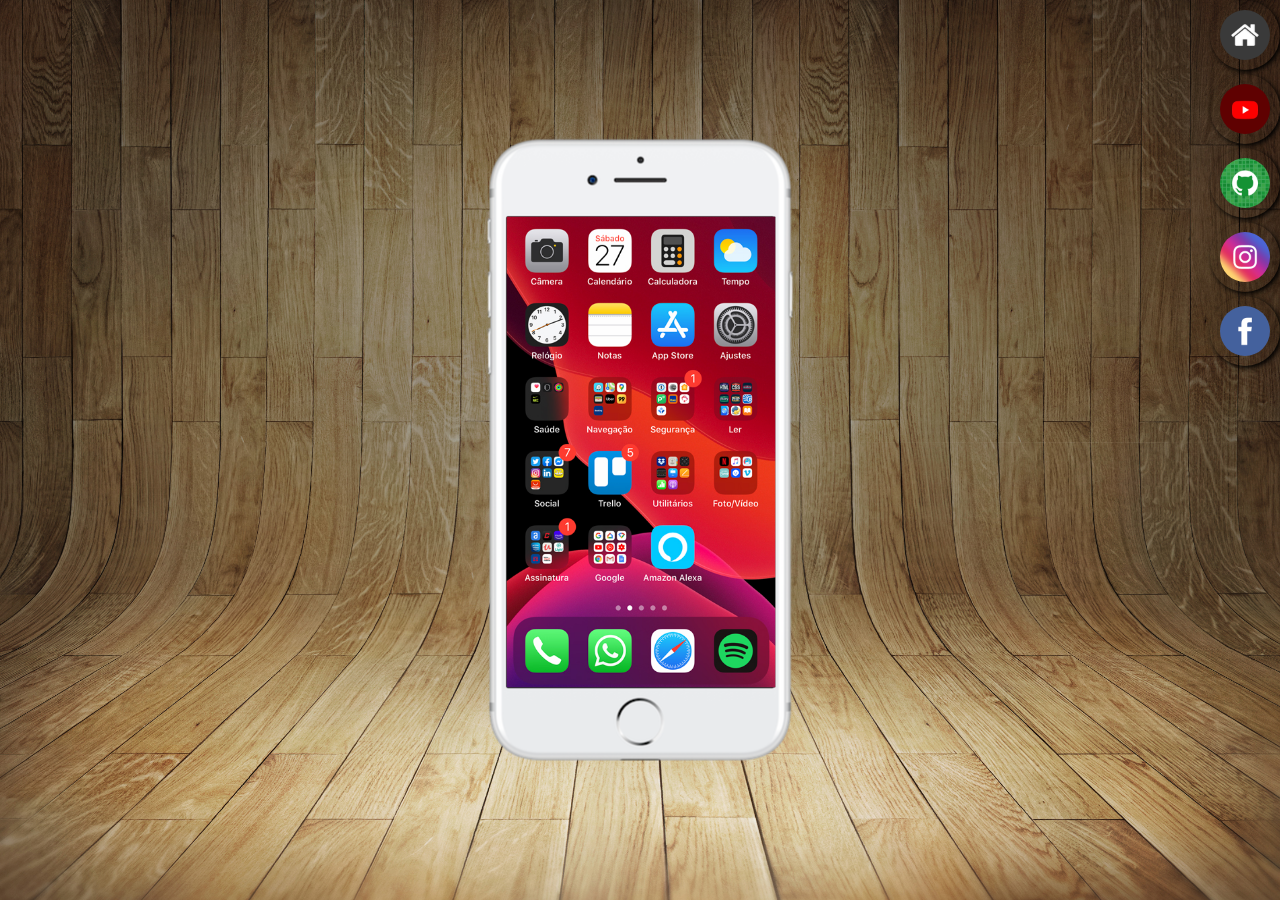
<file: index.html>
<!DOCTYPE html>
<html lang="pt-br">
<head>
    <meta charset="UTF-8">
    <meta name="viewport" content="width=device-width, initial-scale=1.0">
    <link rel="shortcut icon" href="favicon.ico" type="image/x-icon">
    <link rel="stylesheet" href="estilos/style.css">
    <title>Projeto Redes Sociais</title>
</head>
<body>
    <main>
  <section id="telefone">
    <iframe src="home.html" name="tela" id="tela" frameborder="0"></iframe>

  </section>

  <section id="Redes">
     <a href="home.html" target="tela"><img src="imagens/logo-home.jpg" alt="home"></a><br>
     <a href="youtube.html" target="tela"><img src="imagens/logo-youtube.jpg" alt="youtube"></a><br>
     <a href="github.html" target="tela"><img src="imagens/logo-github.jpg" alt="github"></a><br>
     <a href="instagran.html" target="tela"><img src="imagens/logo-instagram.jpg" alt="instagram"></a><br>
     
     <a href="facebook.html" target="tela"><img src="imagens/logo-facebook.jpg" alt="facebook"></a><br>
  </section>
    </main>
</body>
</html>
</file>
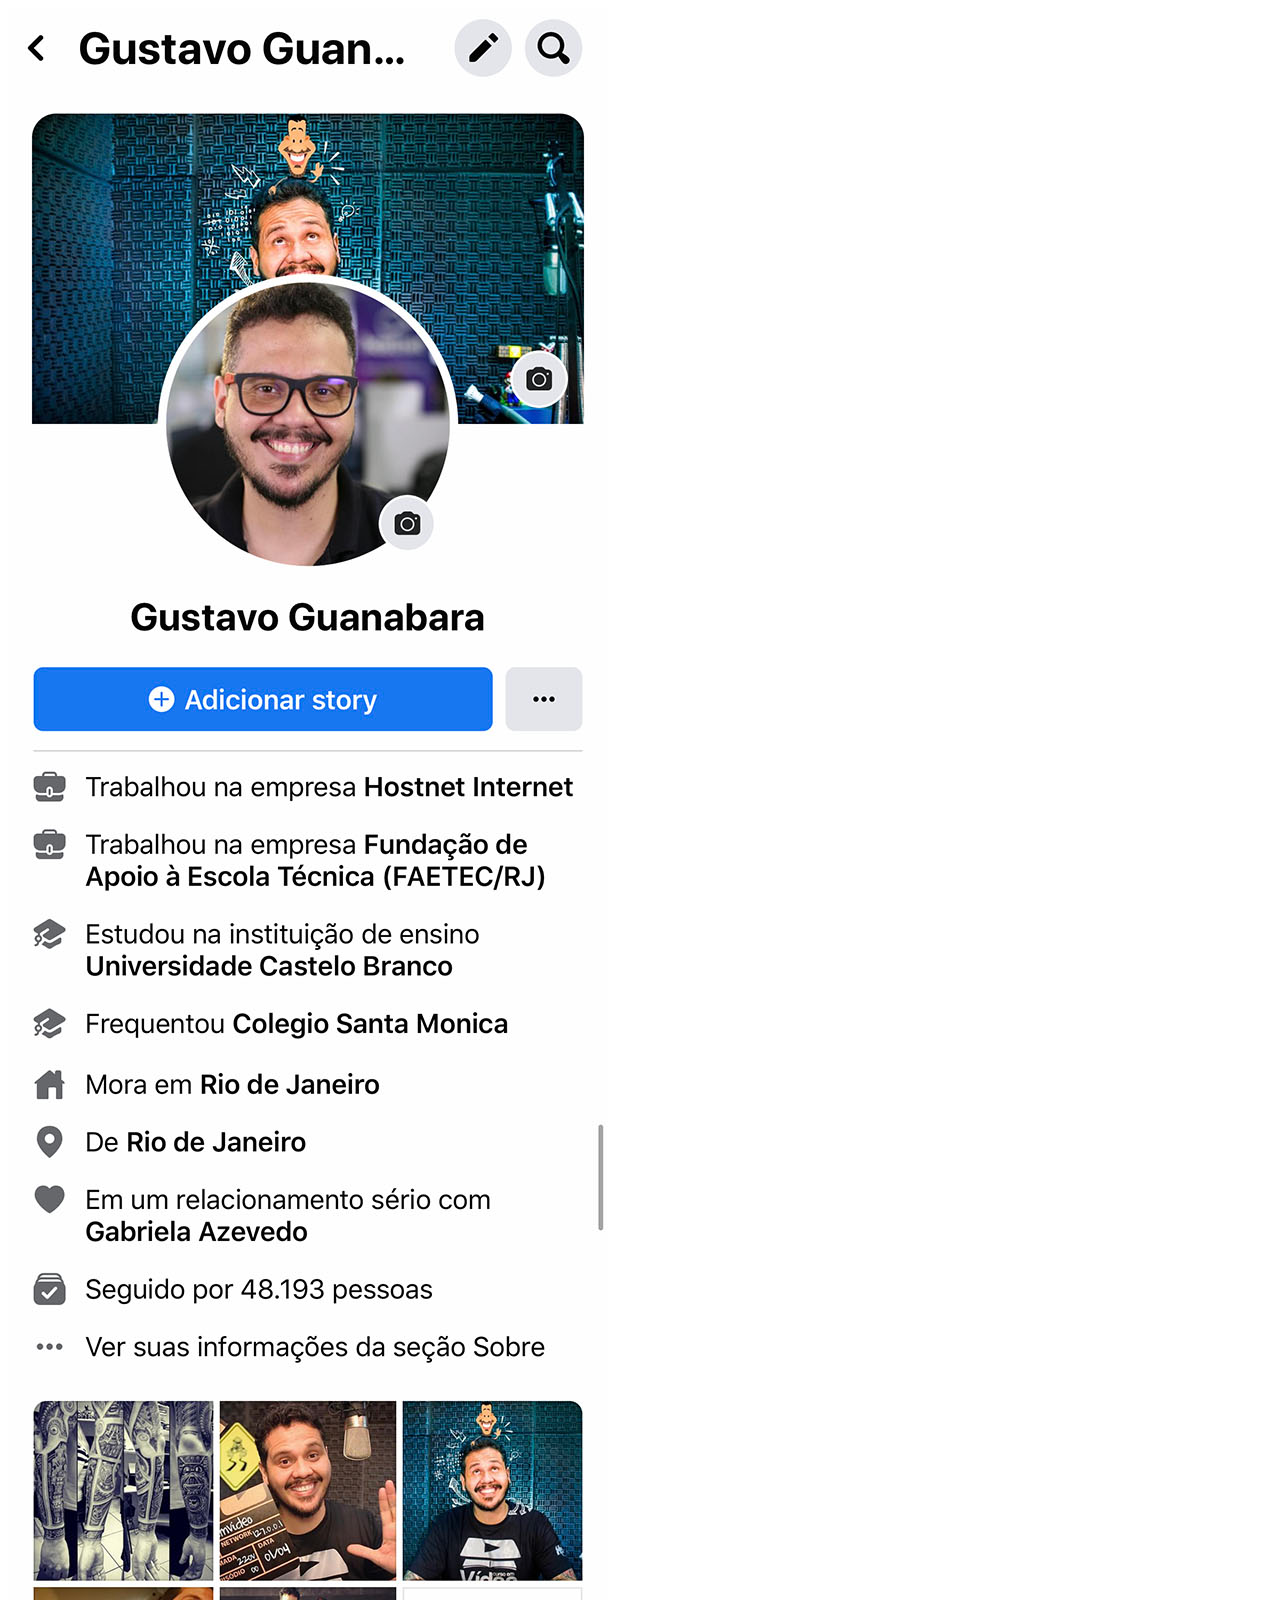
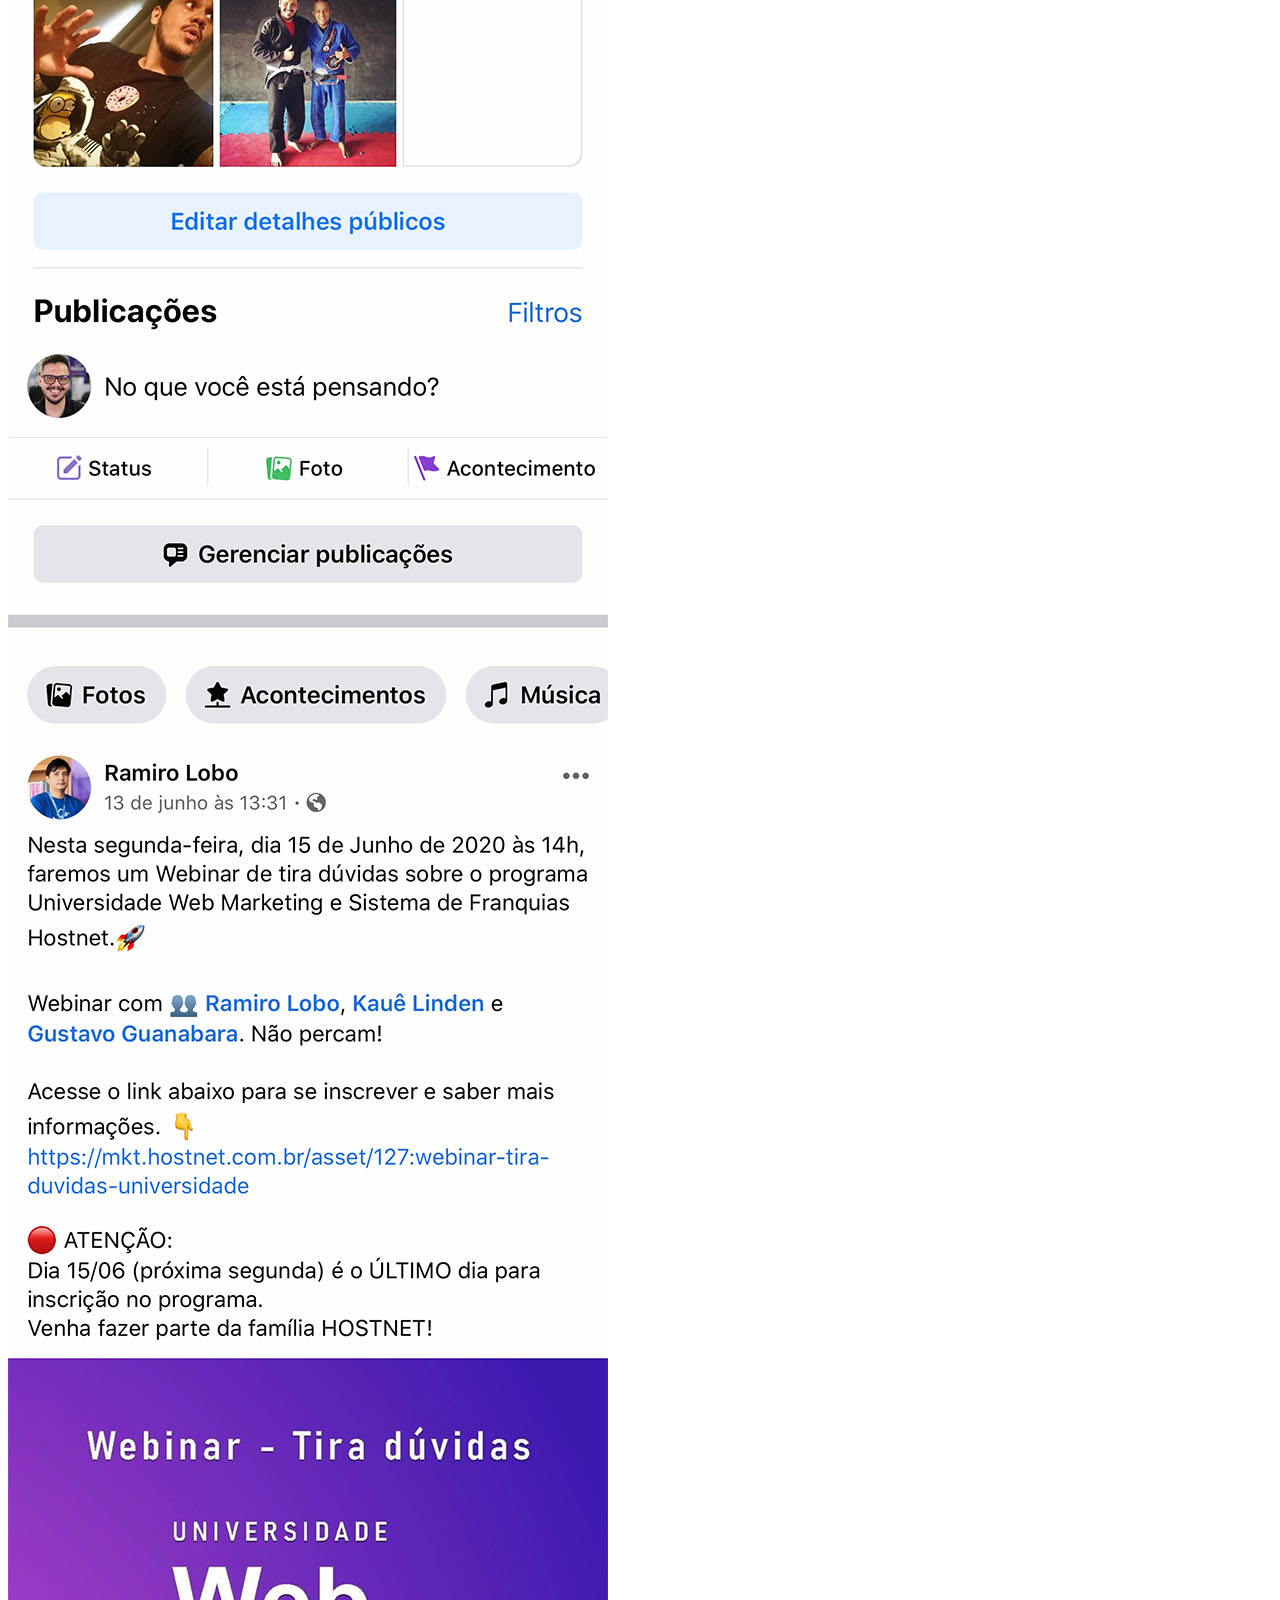
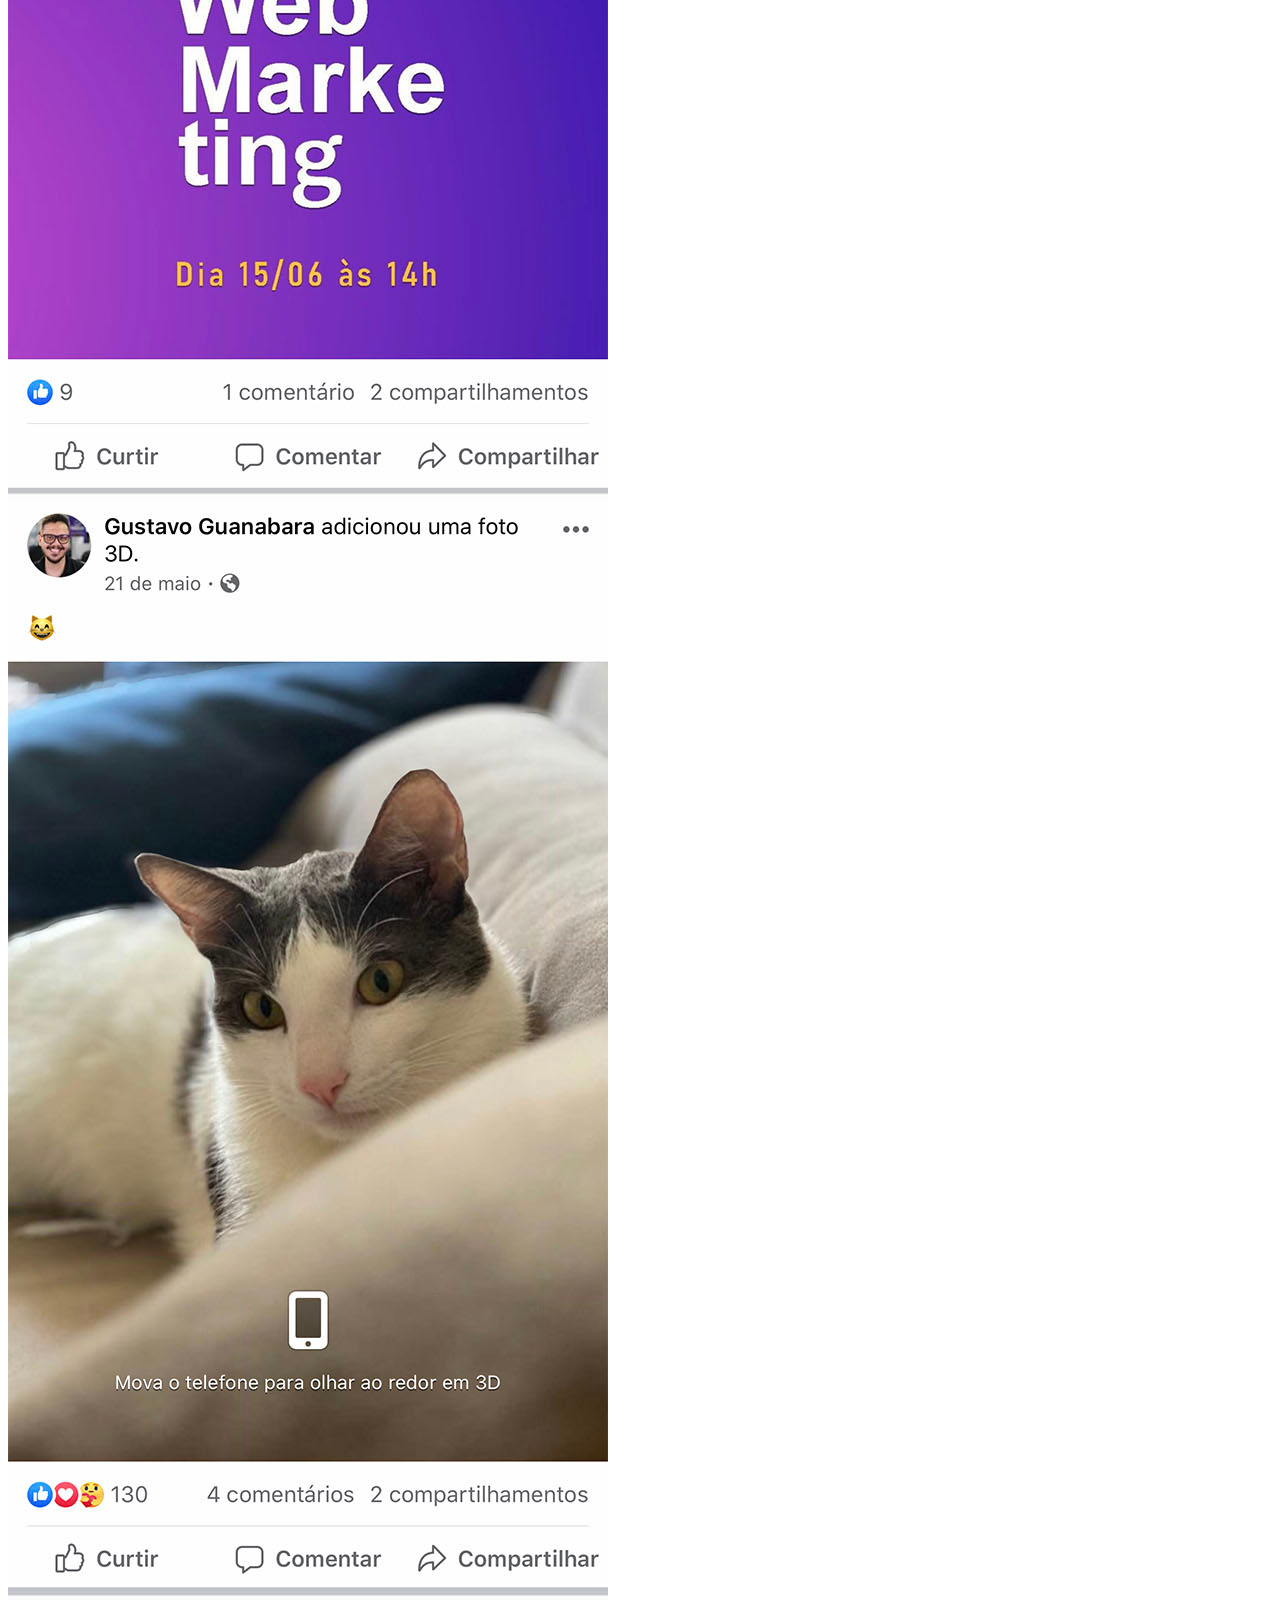
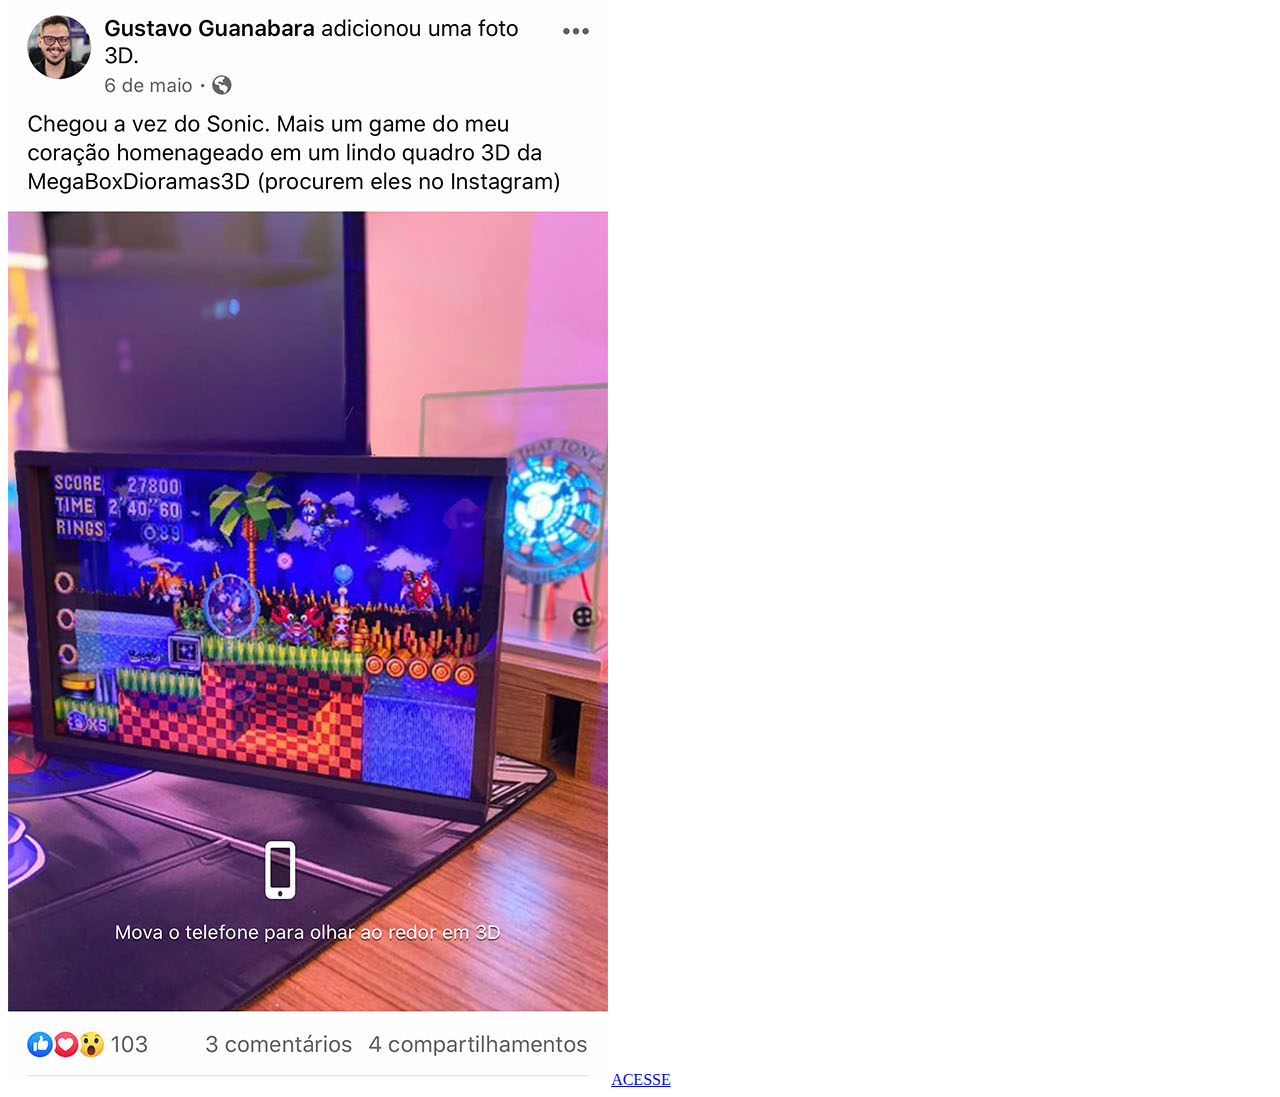
<file: facebook.html>
<!DOCTYPE html>
<html lang="pt-br">
<head>
    <meta charset="UTF-8">
    <meta name="viewport" content="width=device-width, initial-scale=1.0">
    <title>facebook</title>
</head>
<body>
    <img src="imagens/tela-facebook.jpg" alt="facebook">
    <a href="https://www.facebook.com/?locale=pt_PT" target="_blank">ACESSE</a>
</body>
</html>
</file>
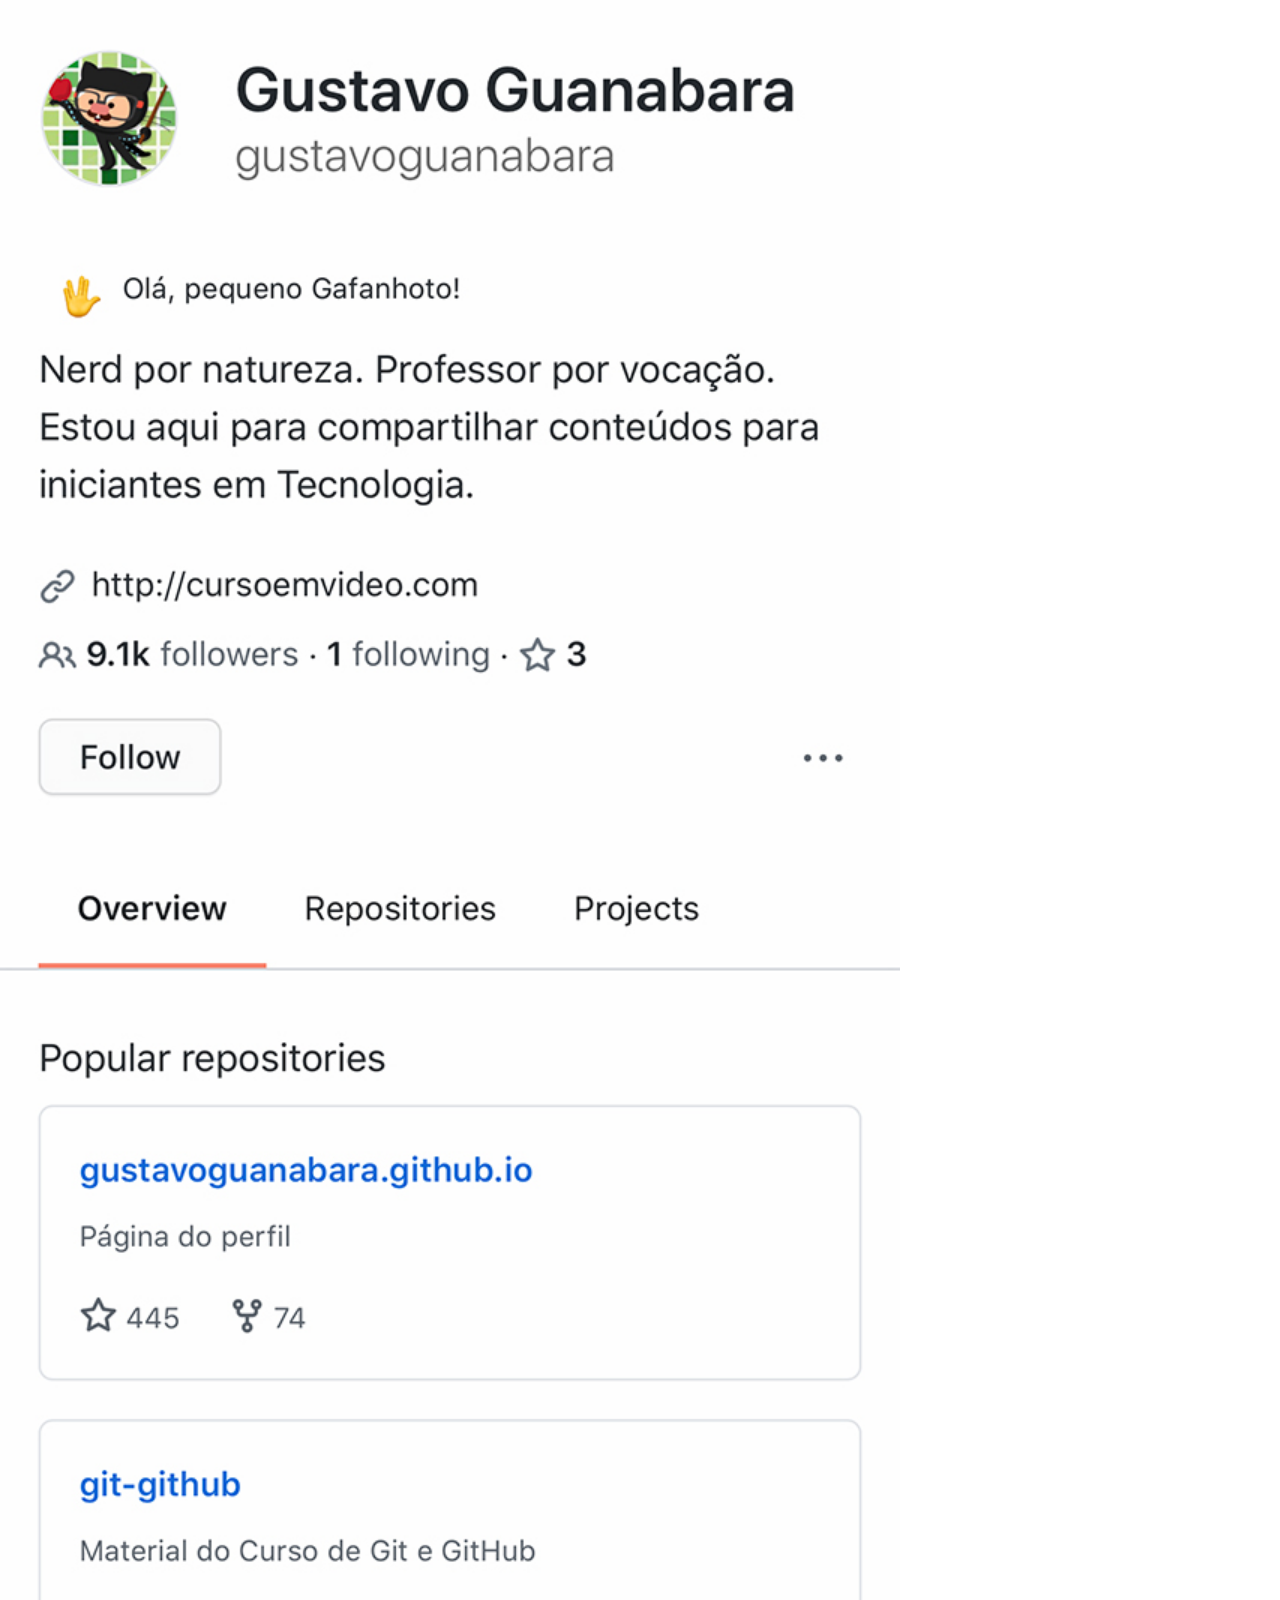
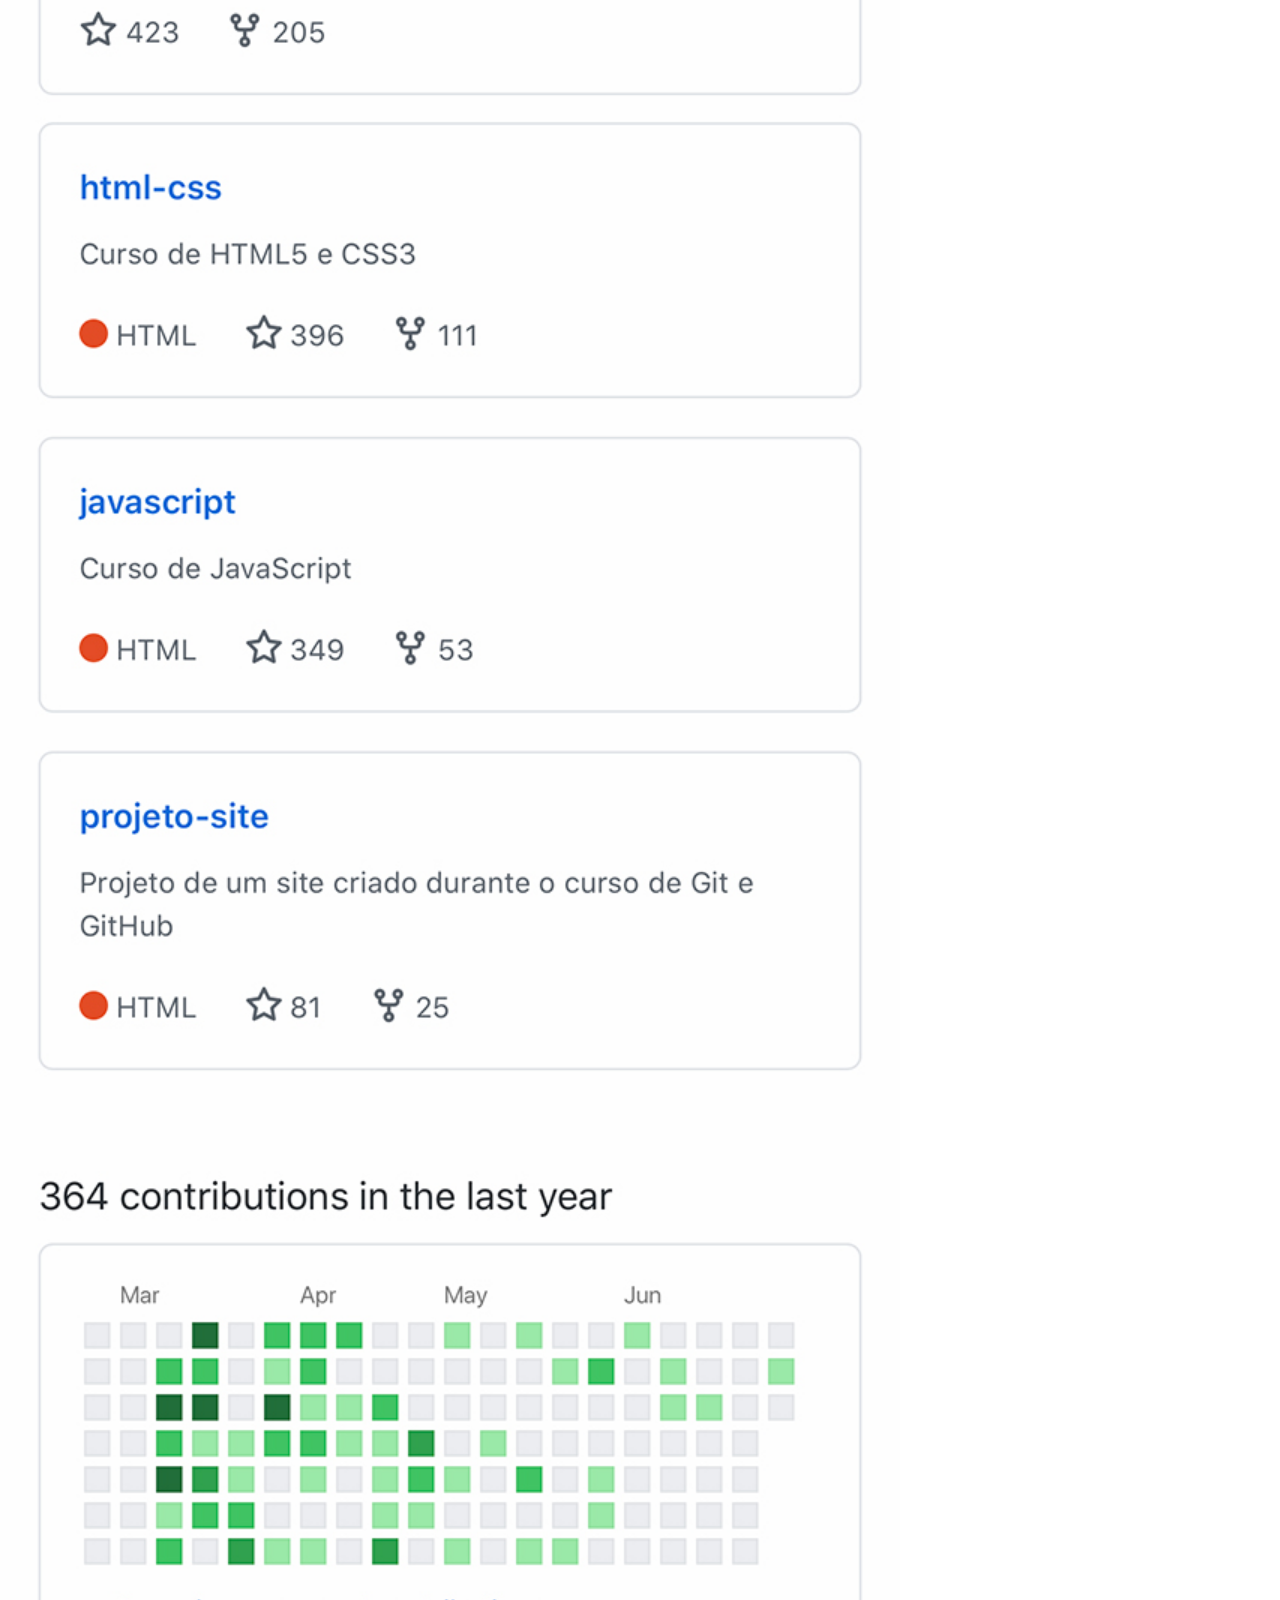
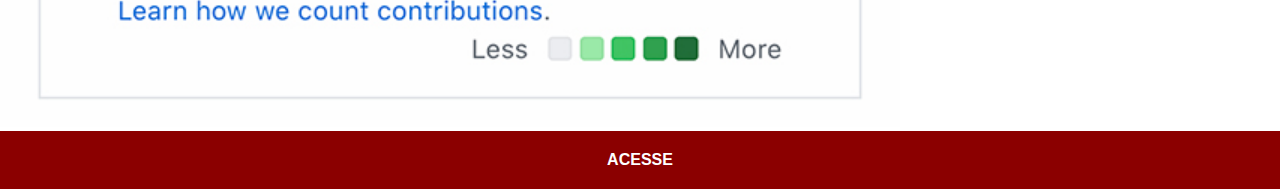
<file: github.html>
<!DOCTYPE html>
<html lang="pt-br">
<head>
    <meta charset="UTF-8">
    <meta name="viewport" content="width=device-width, initial-scale=1.0">
    <title>github</title>
    <link rel="stylesheet" href="estilos/social.css">
</head>
<body>
    <img src="imagens/tela-github.jpg" alt="github">
     <a href="https://github.com/Magnum2029" target="_blank">ACESSE</a>
</body>
</html>
</file>
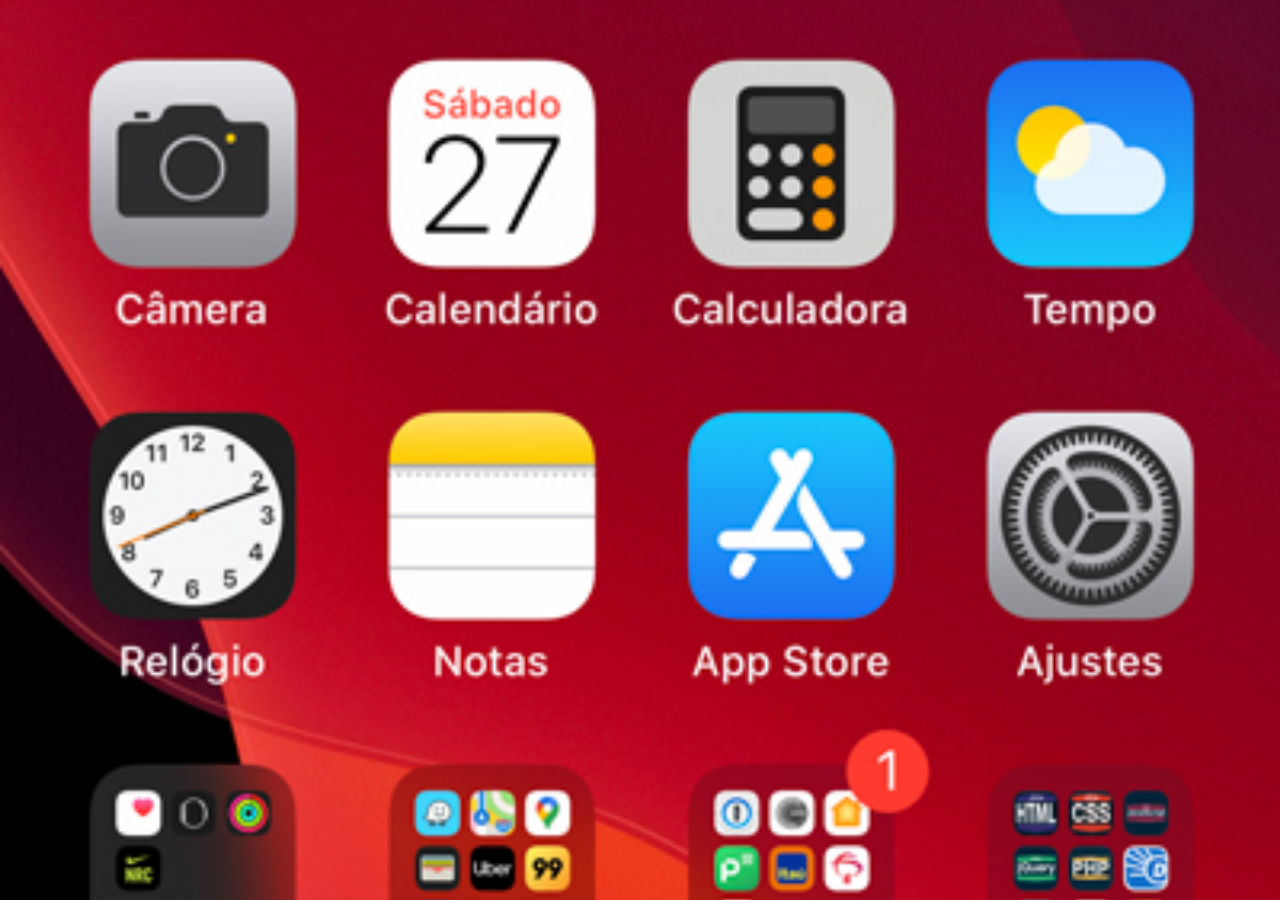
<file: home.html>
<!DOCTYPE html>
<html lang="pt-br">
<head>
    <meta charset="UTF-8">
    <meta name="viewport" content="width=device-width, initial-scale=1.0">
    <title>home</title>
    <style>
        *{
            margin: 0px;
            padding: 0px;
        }

        body{
            width: 100vw;
            height: 100vh;
            background: black url('imagens/tela-home.jpg') no-repeat top center;
            background-size: cover;
        }
    </style>
</head>
<body>
    
</body>
</html>
</file>
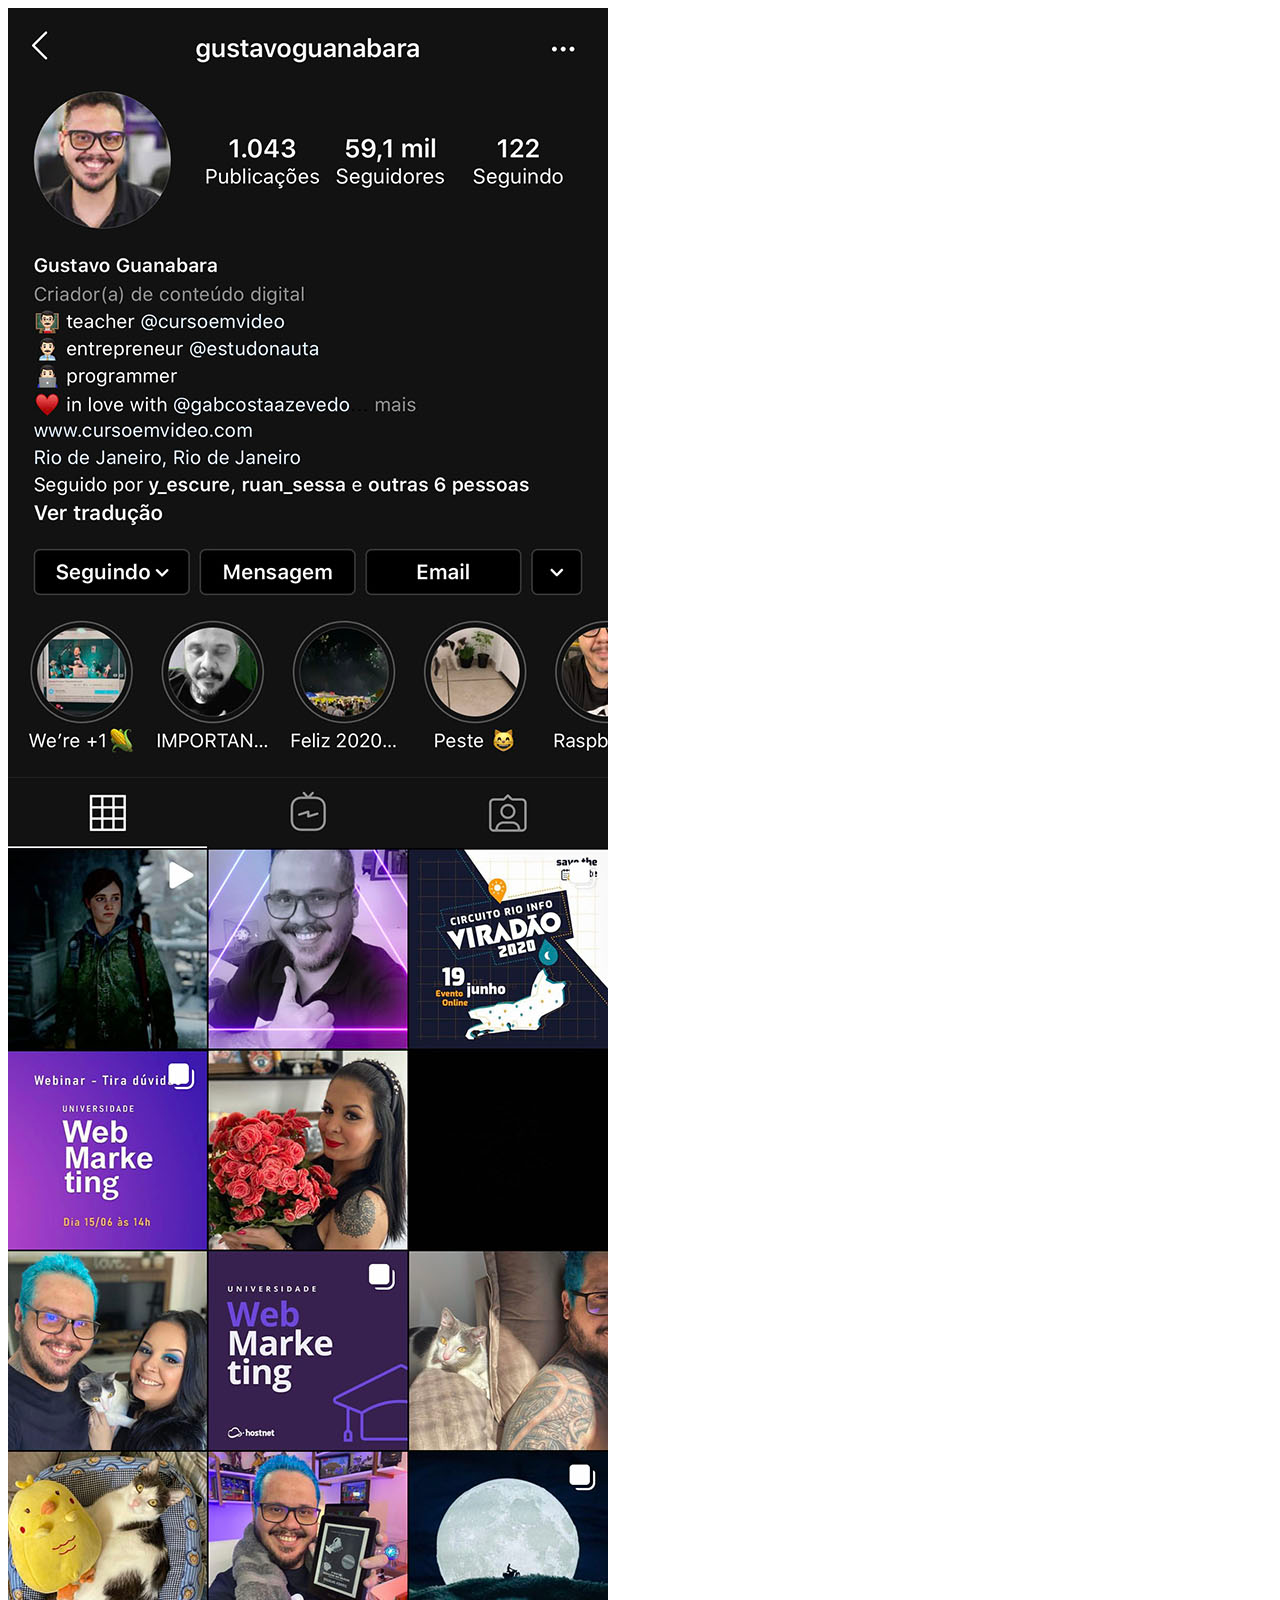
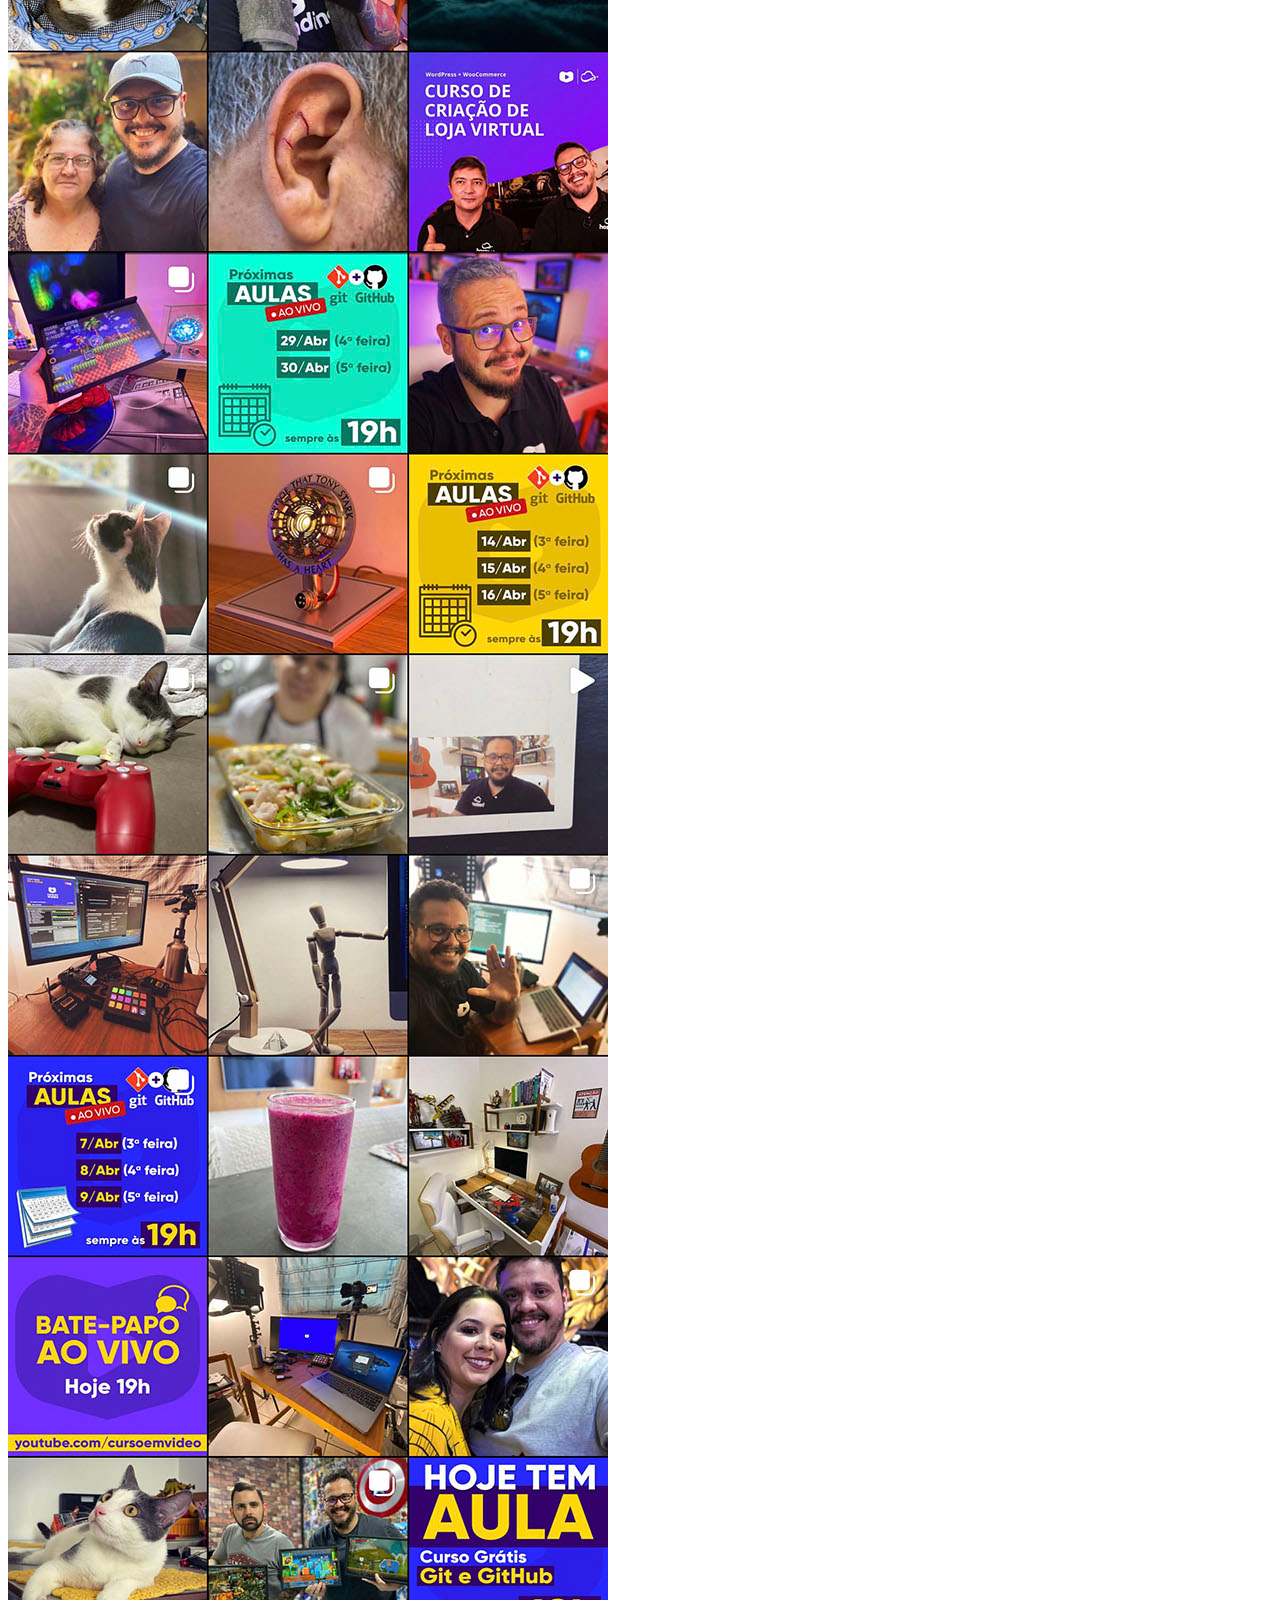
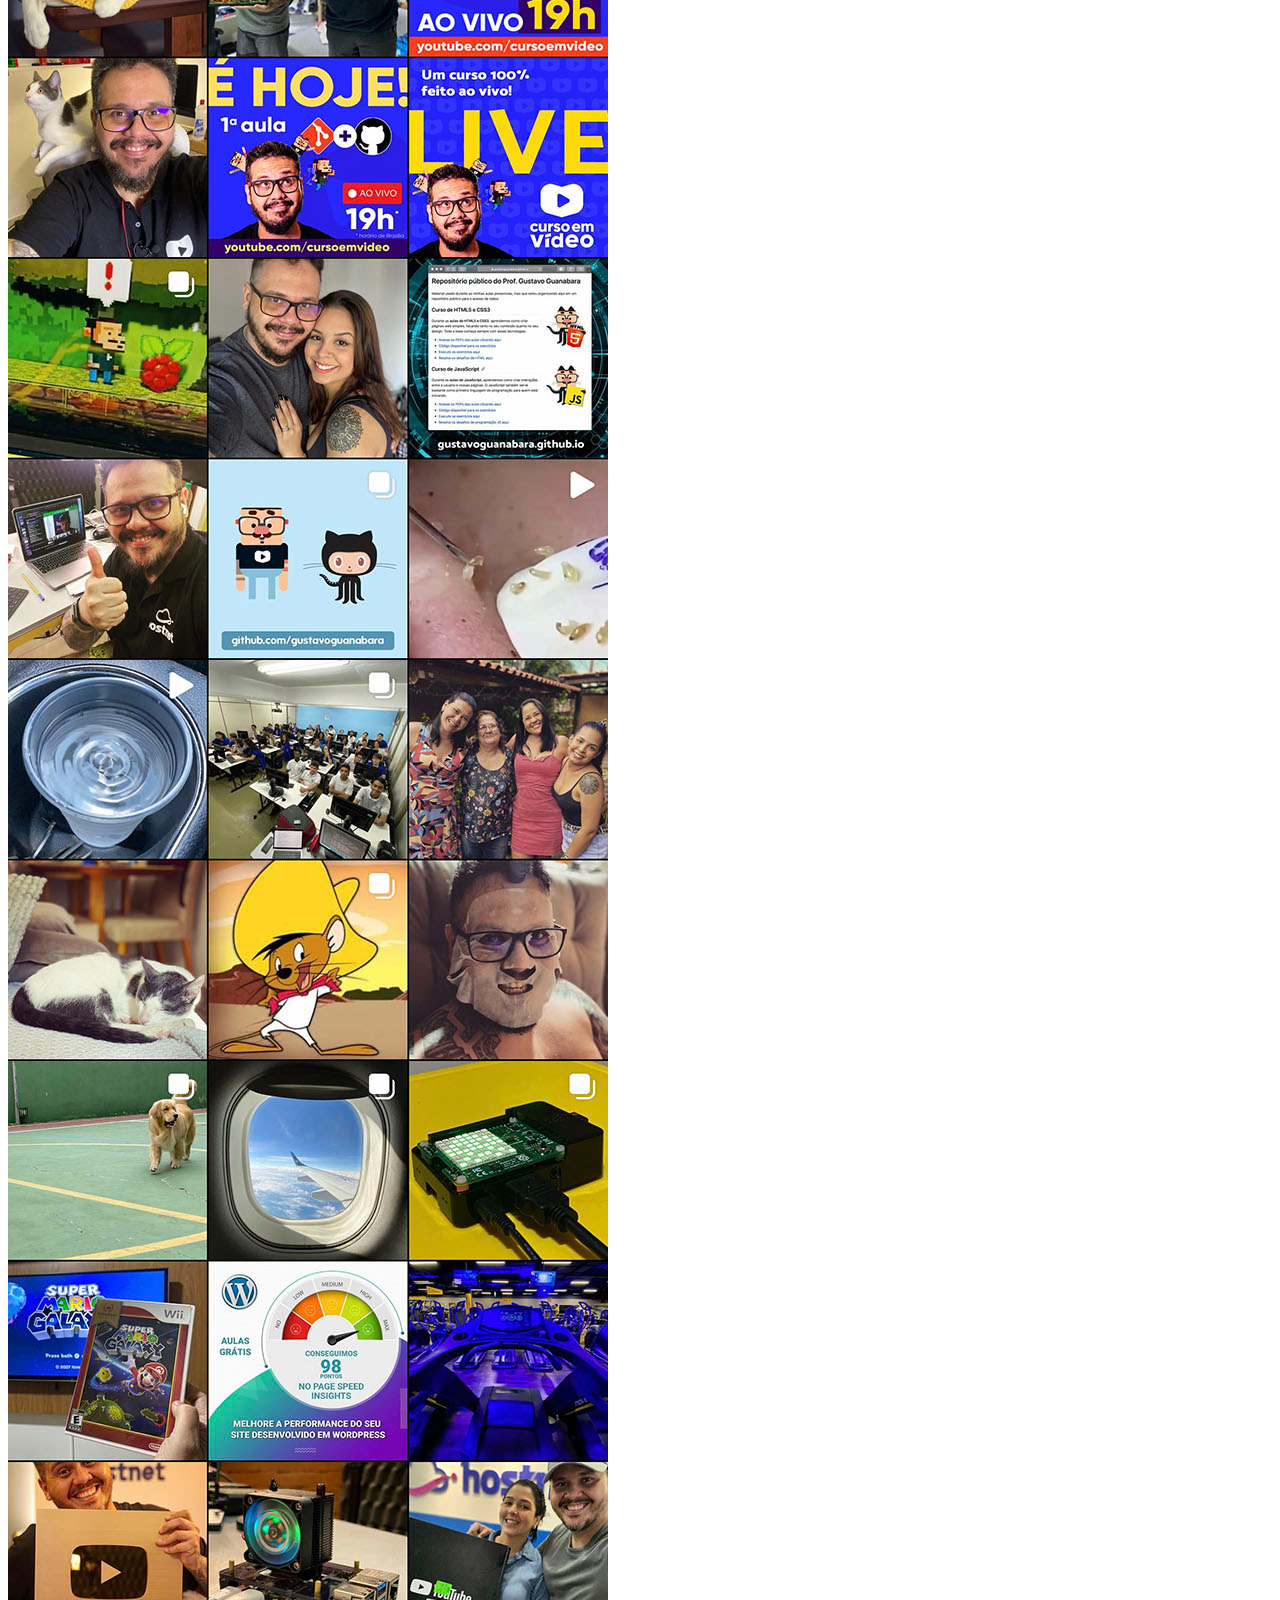
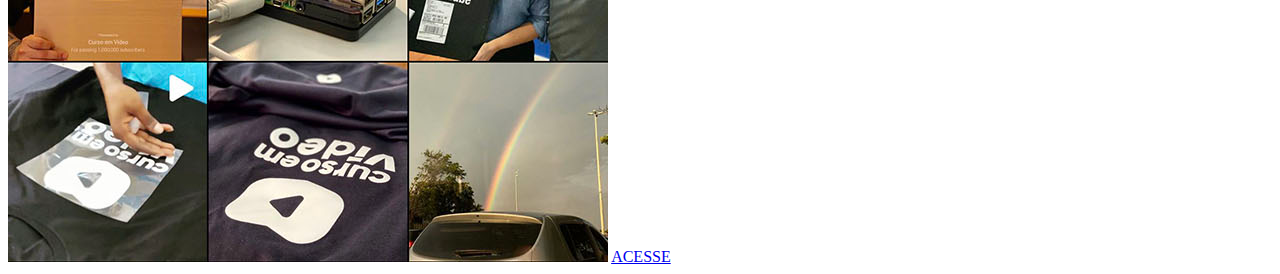
<file: instagran.html>
<!DOCTYPE html>
<html lang="pt-br">
<head>
    <meta charset="UTF-8">
    <meta name="viewport" content="width=device-width, initial-scale=1.0">
    <title>instagram</title>
</head>
<body>
    <img src="imagens/tela-instagram.jpg" alt="instagram">
    <a href="https://www.instagram.com/magnumdeoliveirasantos/" target="_blank">ACESSE</a>
</body>
</html>
</file>
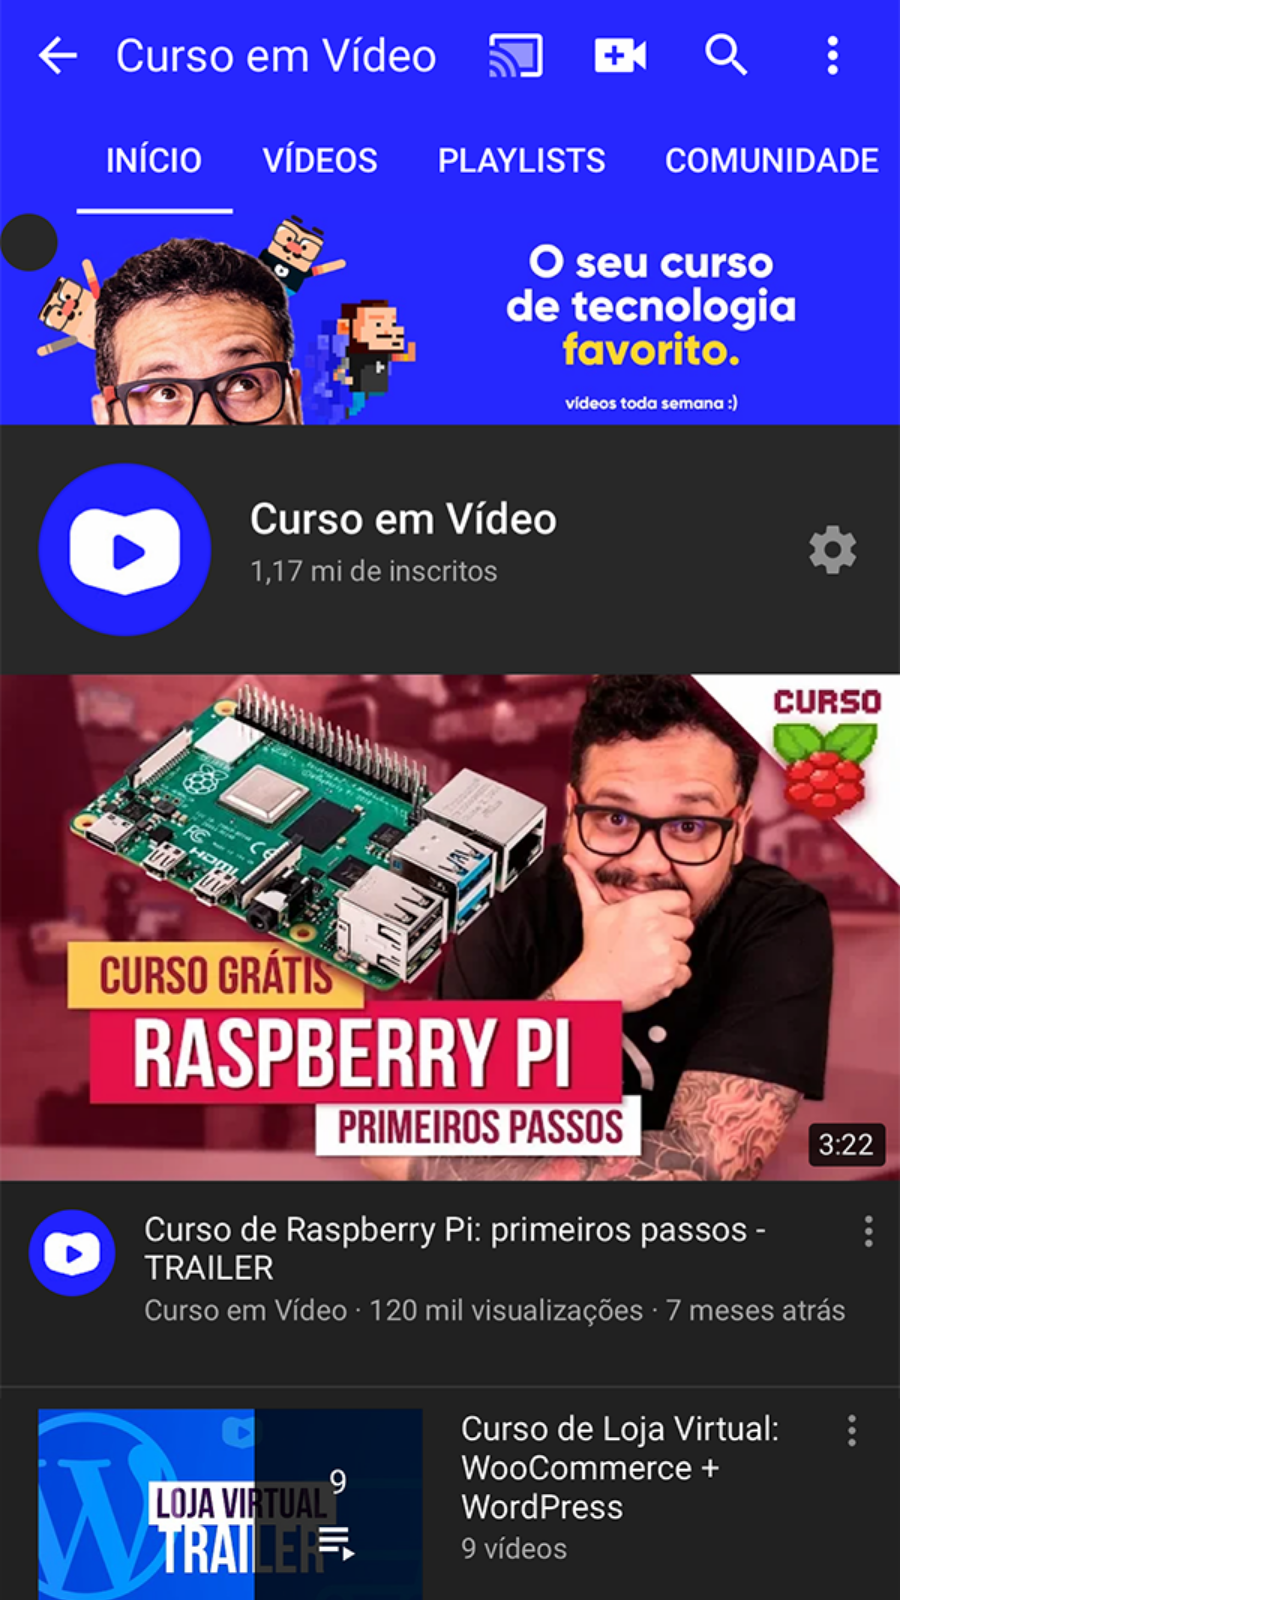
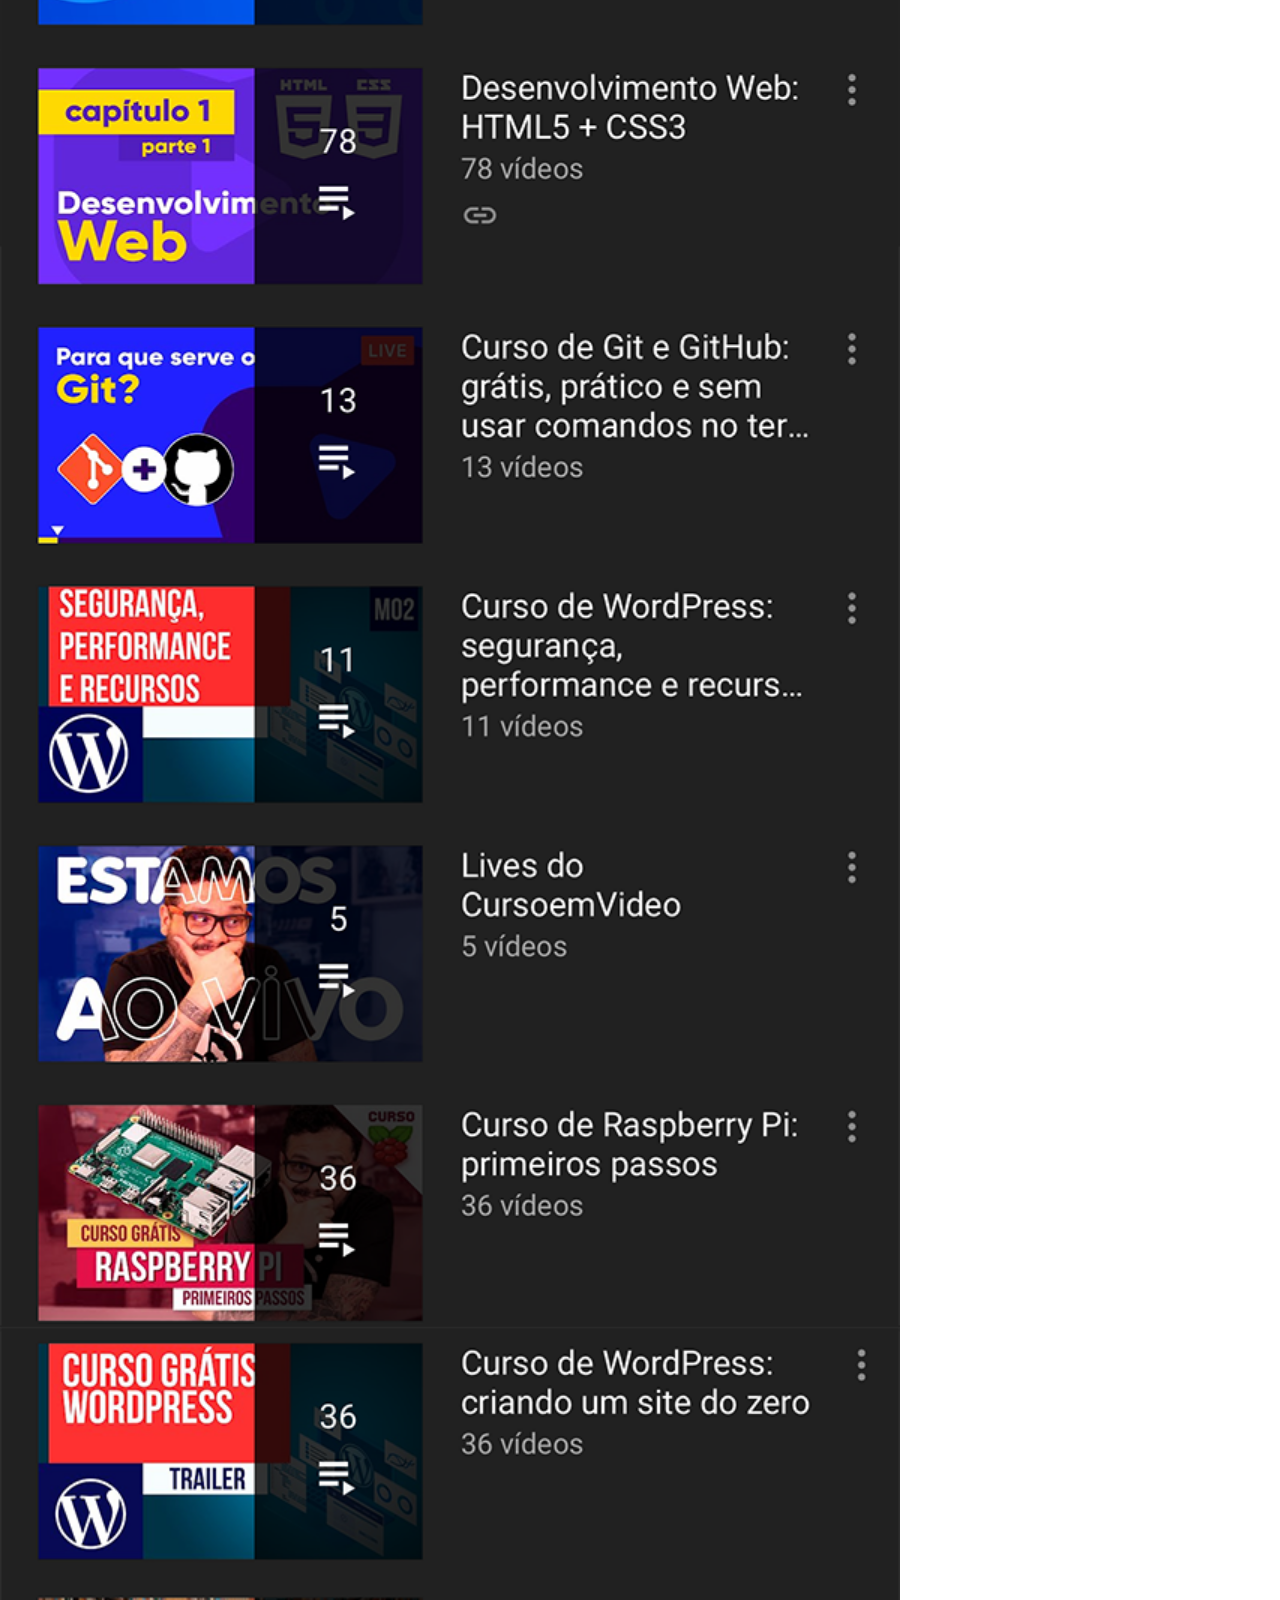
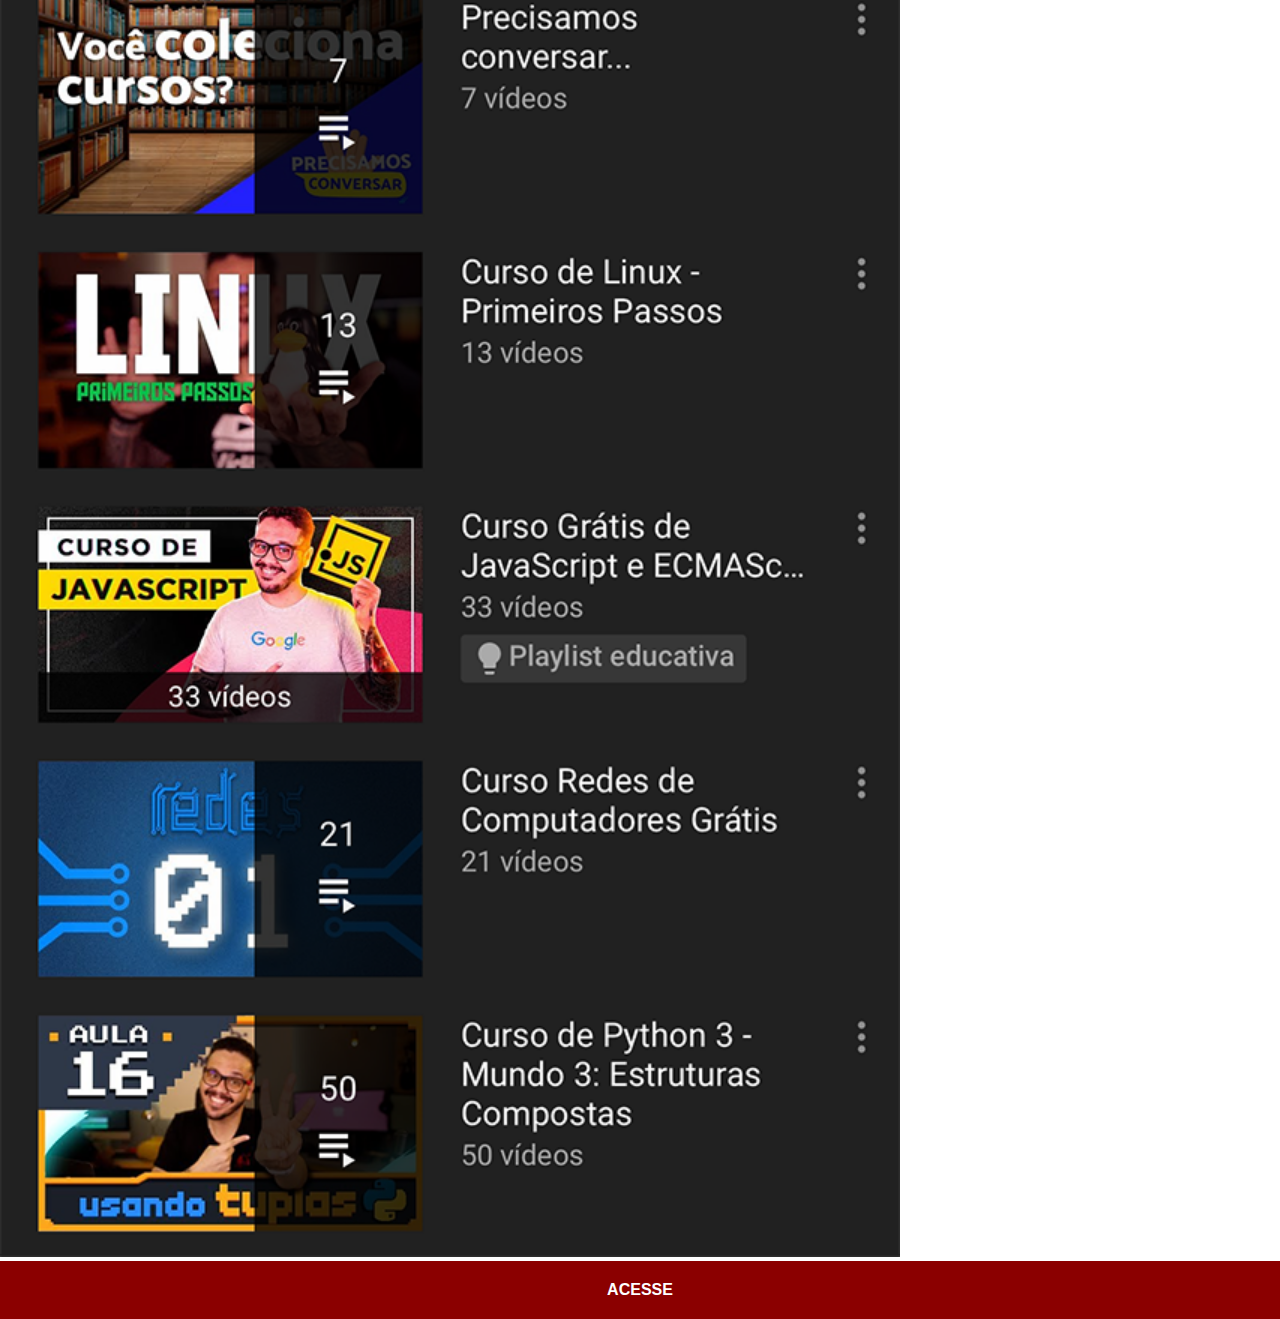
<file: youtube.html>
<!DOCTYPE html>
<html lang="pt-br">
<head>
    <meta charset="UTF-8">
    <meta name="viewport" content="width=device-width, initial-scale=1.0">
    <title>youtube</title>
     <link rel="stylesheet" href="estilos/social.css">
</head>
<body>
    <img src="imagens/tela-youtube.png" alt="youtube">
    <a href="https://www.youtube.com/user/CursoemVideo/playlists" target="_blank">ACESSE</a>
    
</body>
</html>
</file>
<file: estilos/style.css>
@charset "UTF-8";

* {
    margin: 0px;
    padding: 0px;
    font-family: Arial, Helvetica, sans-serif;
}
html,body{
    height: 100vp;
    width: 100vw;
    background-color: black;

}

body{
background: url('../imagens/fundo-madeira.jpg') no-repeat top center;
background-size: cover;
background-attachment: fixed;
}

main{
    height: 100vh;
    position: relative;
    
}

section#telefone{
    position: absolute;
    top: 50%;
    left: 50%;
    transform: translate(-50%, -50%);
    height: 627px;
    width: 311px;
    
    background: url('../imagens/frame-iphone.png') no-repeat;
}

iframe#tela{
    position: relative;
    top: 80px;
    left: 22px;
    width: 269px;
    height: 471px;
}
section#Redes{
    text-align: right;
}
section#Redes img{
    width: 50px;
    padding: 10px;
    border-radius: 50%;
    box-shadow: 2px 2px 5px black;
   
}
section#Redes img:hover{
    border: 2px solid rgba(255, 255, 255, 0.151);
    transform: translate(-3px, -3px);
}
</file>
<file: estilos/social.css>
@charset "UTF-8";

*{
    margin: 0px;
    padding: 0px;
    font-family: Arial, Helvetica, sans-serif;
    }
    img{
    width: 100vh;
    }
    a{
    display: block;
    background-color: darkred;
    color: white;
    padding: 20px;
    text-align: center;
    font-weight: bolder;
    text-decoration: none;
    }
</file>
